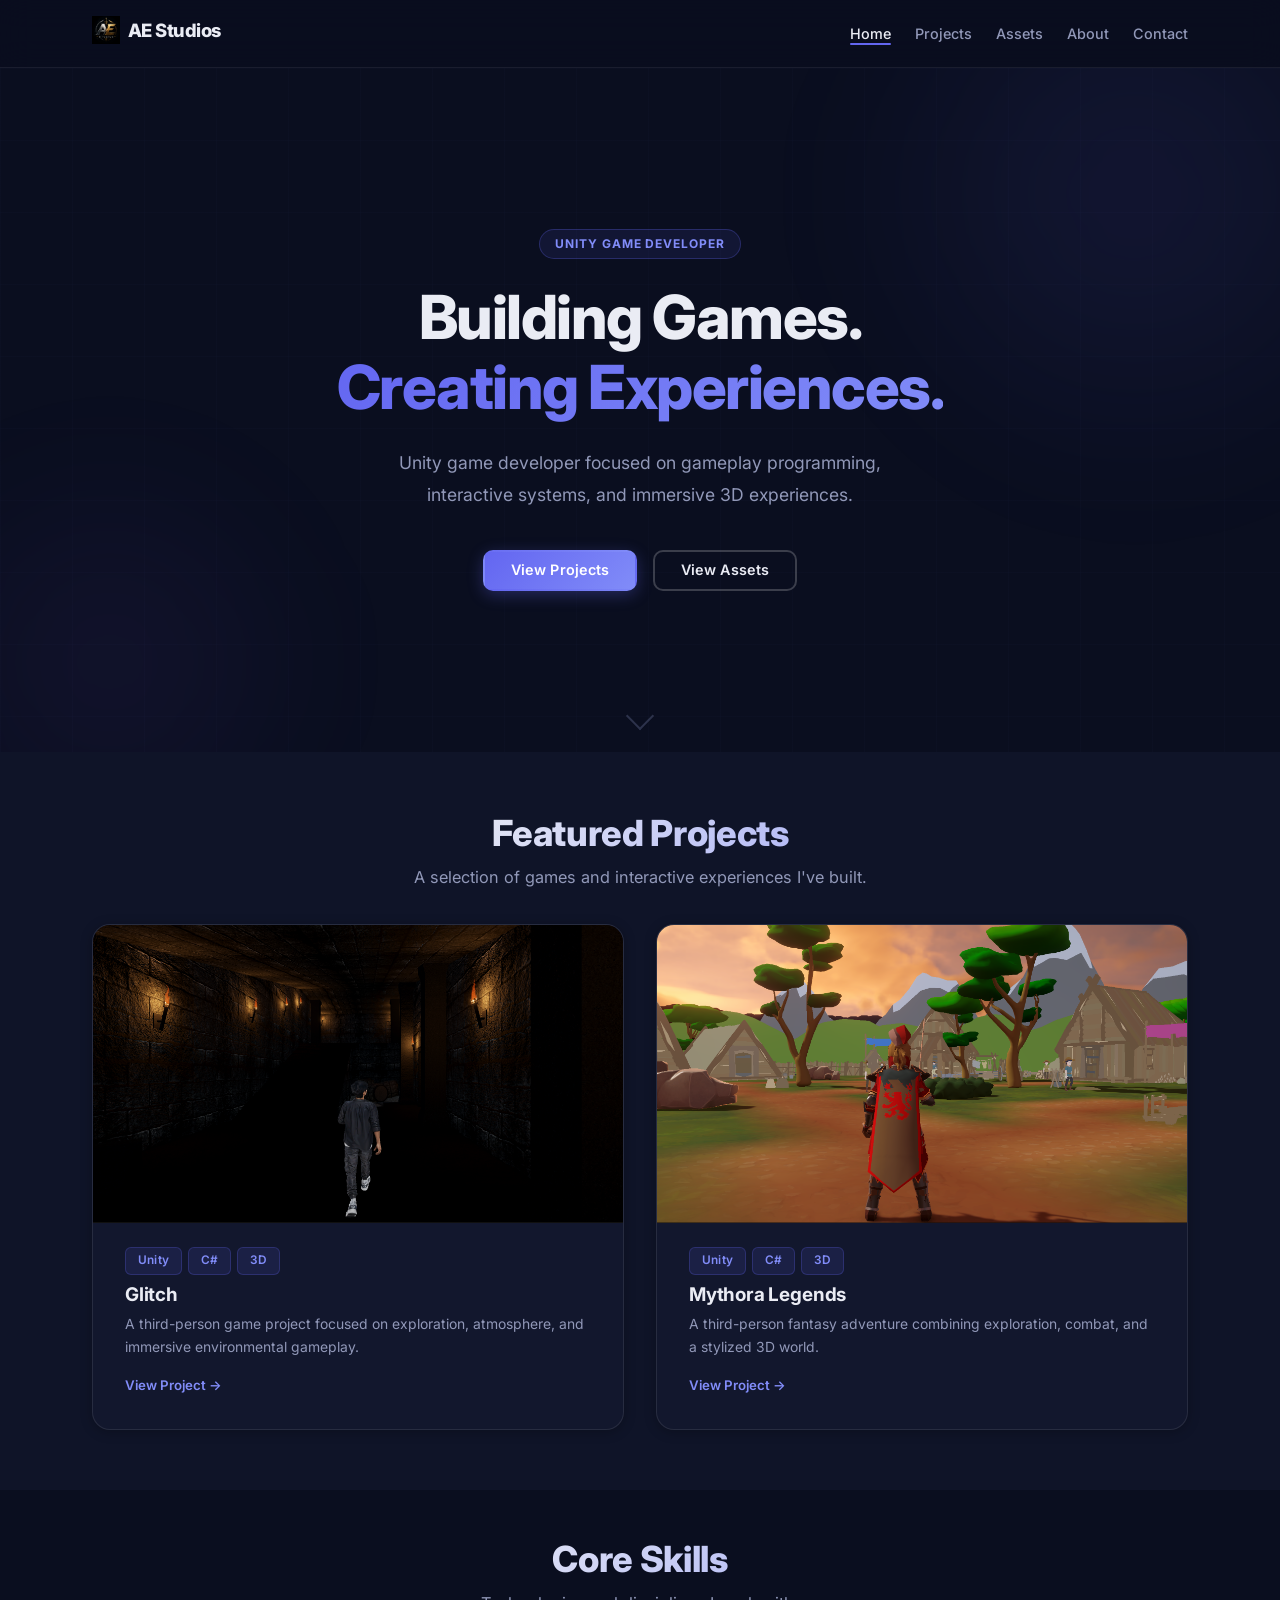
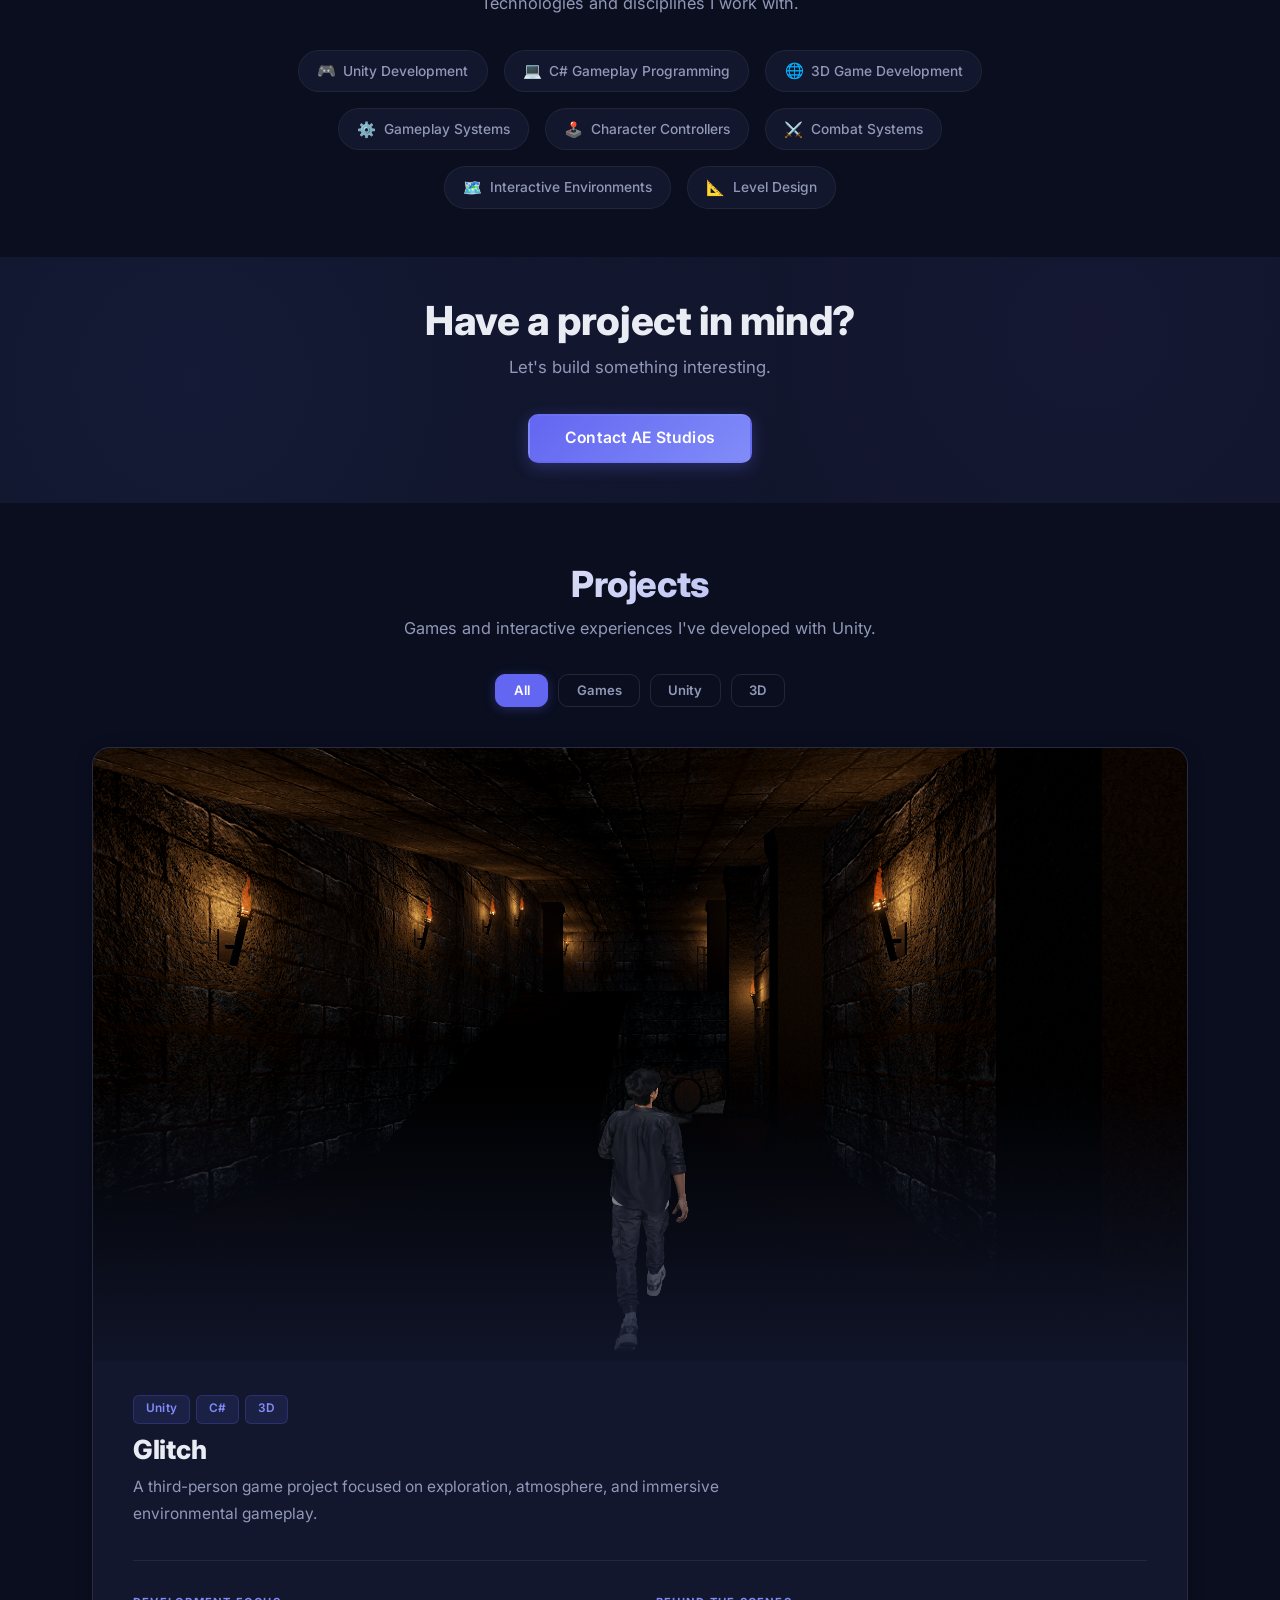
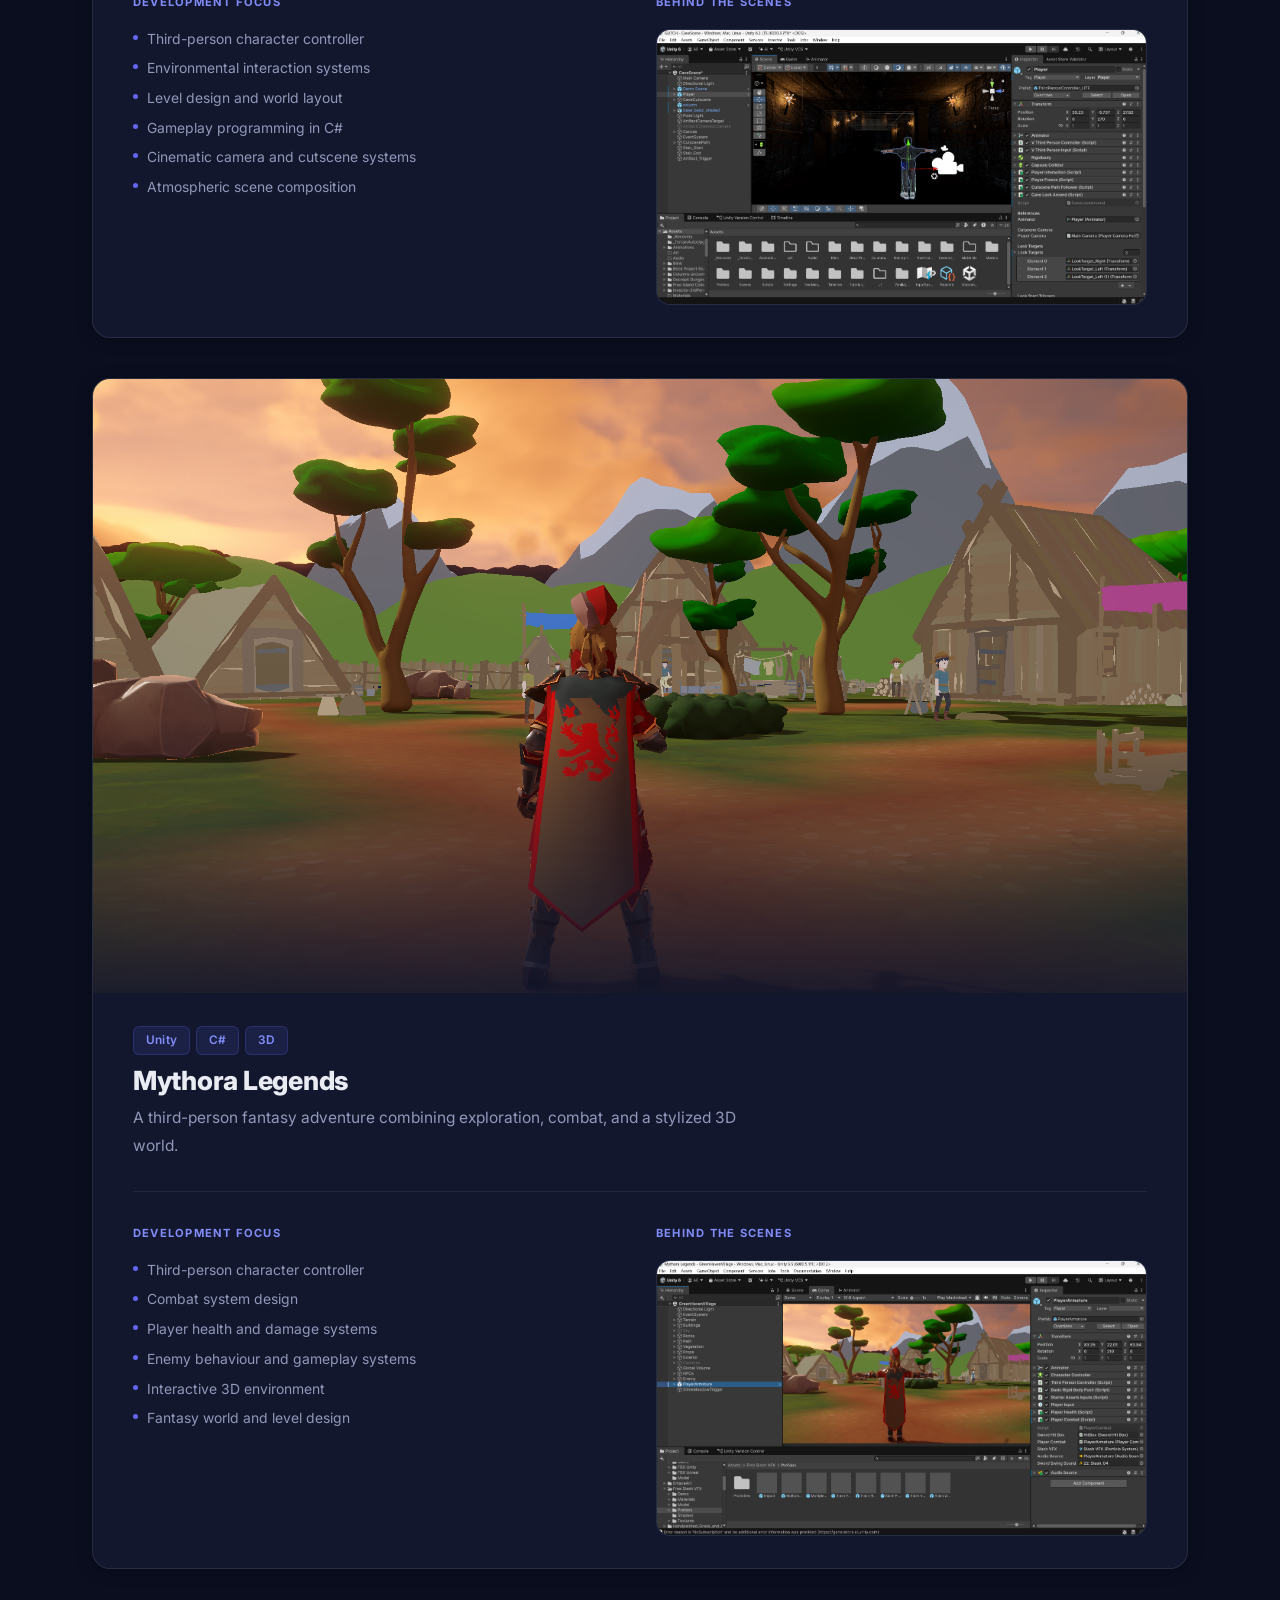
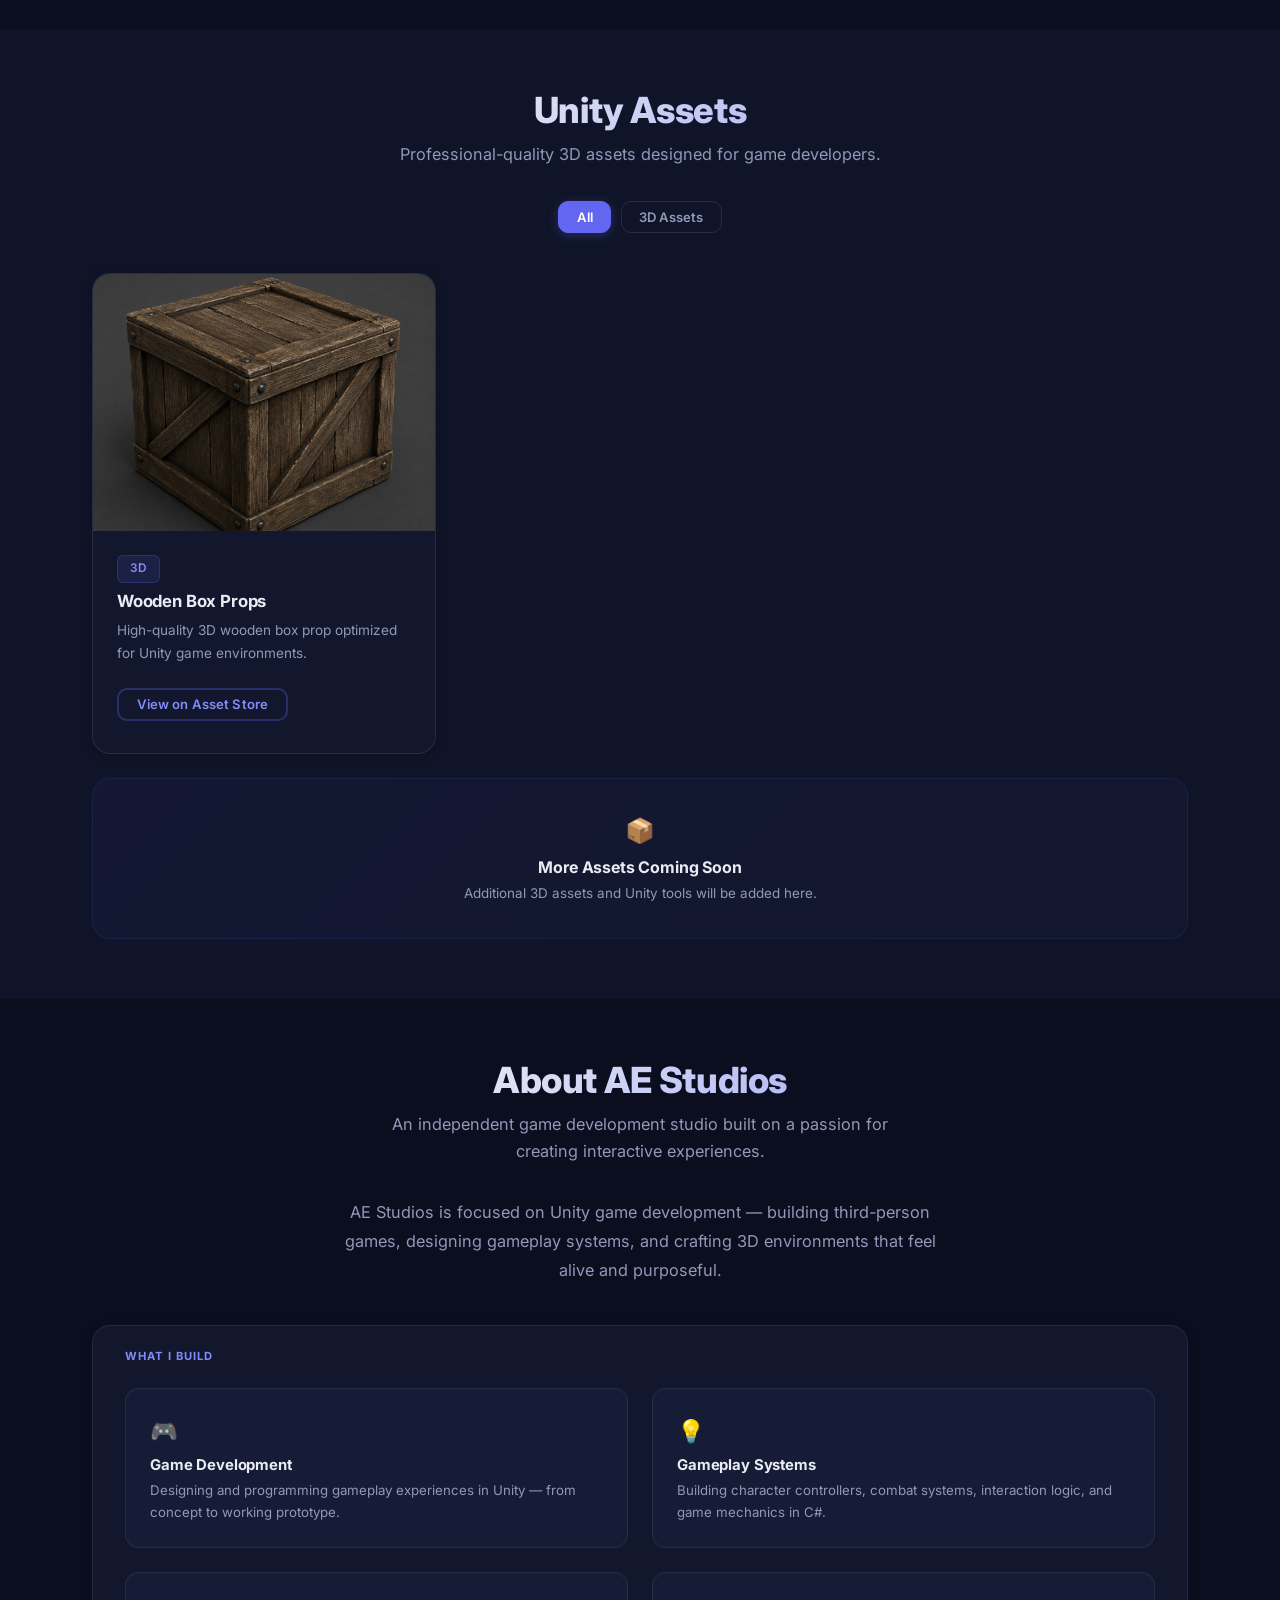
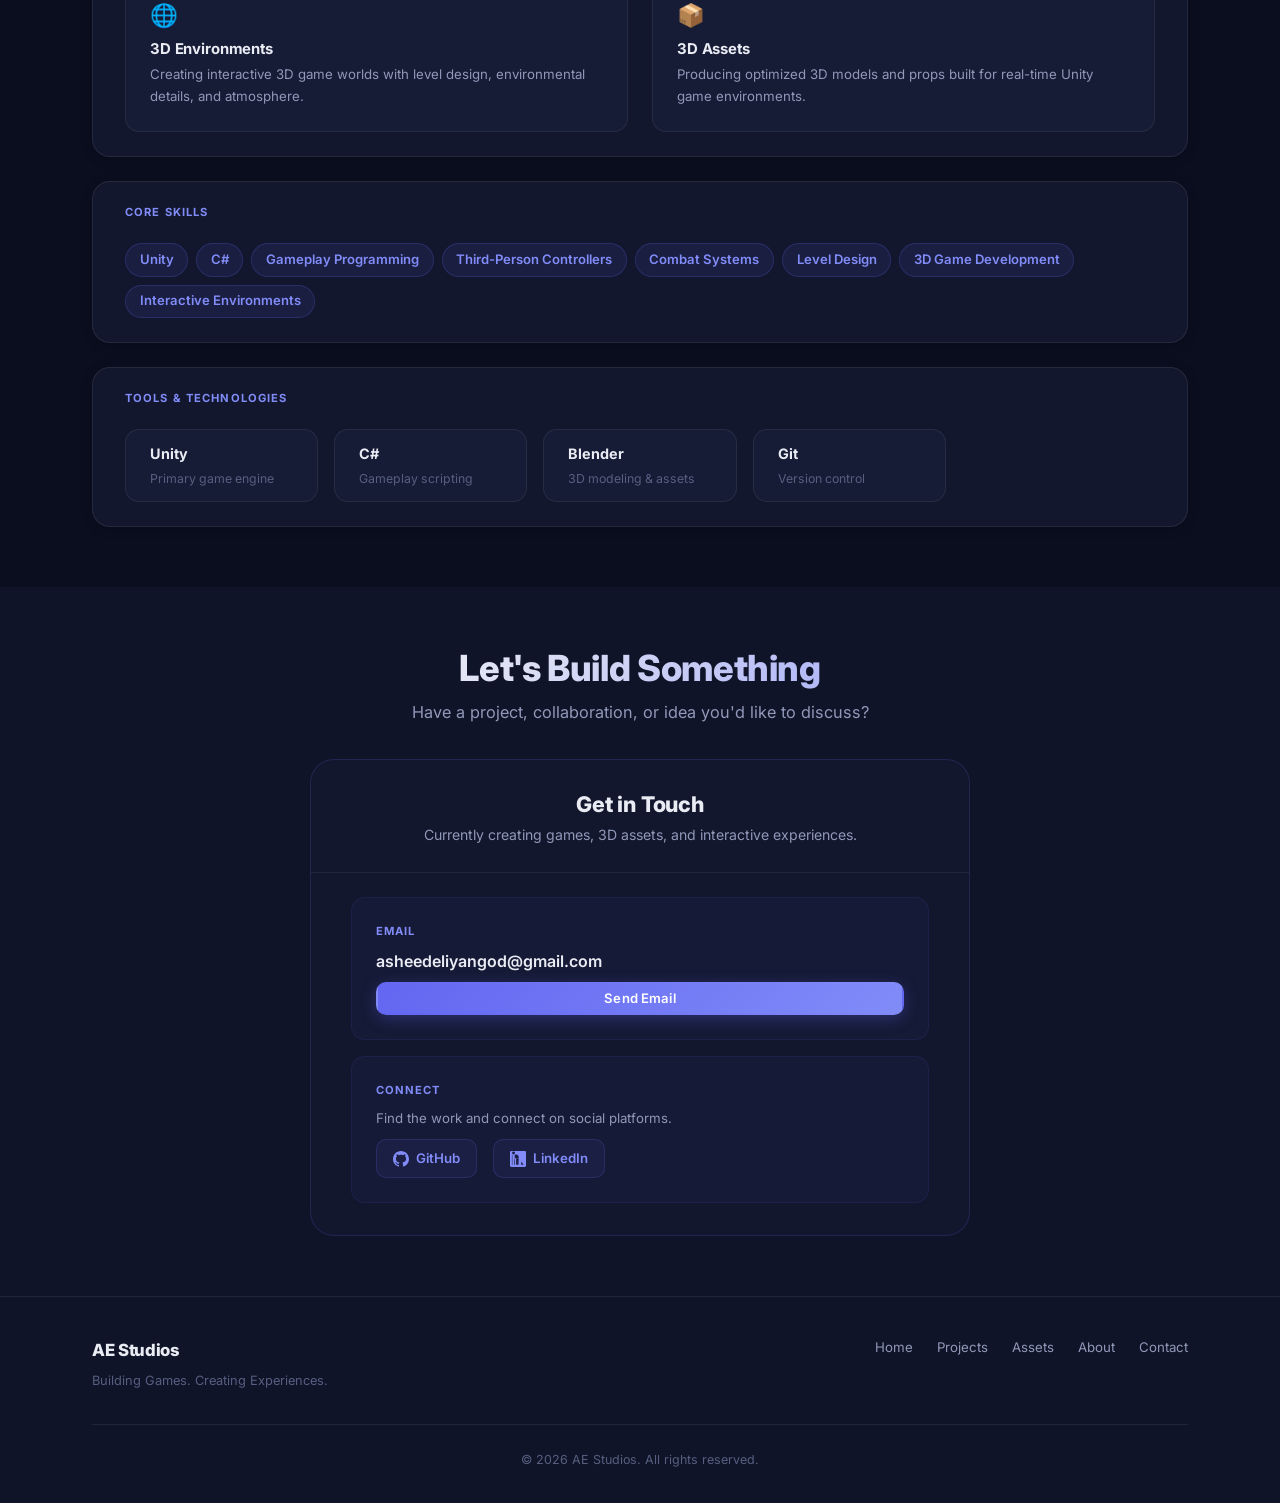
<file: index.html>
<!DOCTYPE html>
<html lang="en">
<head>
    <meta charset="UTF-8">
    <meta name="viewport" content="width=device-width, initial-scale=1.0">
    <meta name="description" content="AE Studios — Unity game developer focused on gameplay programming, 3D game development, and immersive interactive experiences.">
    <meta name="keywords" content="Unity game development, C# gameplay programming, 3D games, indie game developer, AE Studios">
    <meta name="theme-color" content="#0a0e1f">
    <meta name="color-scheme" content="dark">

    <!-- Open Graph -->
    <meta property="og:title" content="AE Studios — Game Developer Portfolio">
    <meta property="og:description" content="Unity game developer focused on gameplay programming, interactive systems, and immersive 3D experiences.">
    <meta property="og:type" content="website">

    <!-- Favicon -->
    <link rel="icon" type="image/png" href="assets/AEStudios favicon.png">

    <title>AE Studios — Game Developer Portfolio</title>

    <!-- Google Fonts -->
    <link rel="preconnect" href="https://fonts.googleapis.com">
    <link rel="preconnect" href="https://fonts.gstatic.com" crossorigin>
    <link href="https://fonts.googleapis.com/css2?family=Inter:wght@400;500;600;700;800&display=swap" rel="stylesheet">

    <link rel="stylesheet" href="style.css">
</head>
<body>

    <!-- Navigation -->
    <nav class="navbar" id="navbar">
        <div class="navbar-container">
            <div class="navbar-brand">
                <a href="#home" class="logo">
                    <img src="assets/AEStudios.png" alt="AE Studios logo" class="logo-img">
                    AE Studios
                </a>
            </div>

            <button class="hamburger" aria-label="Toggle navigation menu" aria-expanded="false" id="hamburger">
                <span class="hamburger-line"></span>
                <span class="hamburger-line"></span>
                <span class="hamburger-line"></span>
            </button>

            <ul class="nav-menu" id="navMenu">
                <li><a href="#home"     class="nav-link" data-section="home">Home</a></li>
                <li><a href="#projects" class="nav-link" data-section="projects">Projects</a></li>
                <li><a href="#assets"   class="nav-link" data-section="assets">Assets</a></li>
                <li><a href="#about"    class="nav-link" data-section="about">About</a></li>
                <li><a href="#contact"  class="nav-link" data-section="contact">Contact</a></li>
            </ul>
        </div>
    </nav>

    <!-- ================================================================== -->
    <!-- HERO SECTION                                                         -->
    <!-- ================================================================== -->
    <section id="home" class="hero">
        <div class="hero-bg"></div>
        <div class="hero-content">
            <div class="hero-badge">Unity Game Developer</div>
            <h1 class="hero-title">Building Games.<br><span class="hero-title-accent">Creating Experiences.</span></h1>
            <p class="hero-subtitle">Unity game developer focused on gameplay programming, interactive systems, and immersive 3D experiences.</p>
            <div class="hero-buttons">
                <a href="#projects" class="btn btn-primary" id="heroViewProjects">View Projects</a>
                <a href="#assets"   class="btn btn-secondary" id="heroViewAssets">View Assets</a>
            </div>
        </div>
        <div class="hero-scroll-hint">
            <span></span>
        </div>
    </section>

    <!-- ================================================================== -->
    <!-- FEATURED PROJECTS (HOME — curated preview)                          -->
    <!-- ================================================================== -->
    <section id="featured" class="featured-section">
        <div class="container">
            <div class="section-header">
                <h2 class="section-title">Featured Projects</h2>
                <p class="section-subtitle">A selection of games and interactive experiences I've built.</p>
            </div>

            <div class="featured-grid">

                <!-- Glitch -->
                <article class="featured-card" id="featured-glitch">
                    <div class="featured-card-image">
                        <img src="assets/Project/Glitch/Glitch.png" alt="Glitch — gameplay screenshot" loading="eager">
                        <div class="featured-card-overlay">
                            <a href="#projects" class="btn btn-primary btn-sm" id="featGlitchBtn">View Project</a>
                        </div>
                    </div>
                    <div class="featured-card-body">
                        <div class="featured-card-meta">
                            <span class="tag">Unity</span>
                            <span class="tag">C#</span>
                            <span class="tag">3D</span>
                        </div>
                        <h3 class="featured-card-title">Glitch</h3>
                        <p class="featured-card-desc">A third-person game project focused on exploration, atmosphere, and immersive environmental gameplay.</p>
                        <a href="#projects" class="featured-card-link" id="featGlitchLink">View Project →</a>
                    </div>
                </article>

                <!-- Mythora Legends -->
                <article class="featured-card" id="featured-mythora">
                    <div class="featured-card-image">
                        <img src="assets/Project/Mythora Legends/Mythora.png" alt="Mythora Legends — gameplay screenshot" loading="eager">
                        <div class="featured-card-overlay">
                            <a href="#projects" class="btn btn-primary btn-sm" id="featMythoraBtn">View Project</a>
                        </div>
                    </div>
                    <div class="featured-card-body">
                        <div class="featured-card-meta">
                            <span class="tag">Unity</span>
                            <span class="tag">C#</span>
                            <span class="tag">3D</span>
                        </div>
                        <h3 class="featured-card-title">Mythora Legends</h3>
                        <p class="featured-card-desc">A third-person fantasy adventure combining exploration, combat, and a stylized 3D world.</p>
                        <a href="#projects" class="featured-card-link" id="featMythoraLink">View Project →</a>
                    </div>
                </article>

            </div>
        </div>
    </section>

    <!-- ================================================================== -->
    <!-- CORE SKILLS                                                          -->
    <!-- ================================================================== -->
    <section class="skills-section">
        <div class="container">
            <div class="section-header">
                <h2 class="section-title">Core Skills</h2>
                <p class="section-subtitle">Technologies and disciplines I work with.</p>
            </div>
            <div class="skills-grid">
                <div class="skill-chip">
                    <span class="skill-icon">🎮</span>
                    <span>Unity Development</span>
                </div>
                <div class="skill-chip">
                    <span class="skill-icon">💻</span>
                    <span>C# Gameplay Programming</span>
                </div>
                <div class="skill-chip">
                    <span class="skill-icon">🌐</span>
                    <span>3D Game Development</span>
                </div>
                <div class="skill-chip">
                    <span class="skill-icon">⚙️</span>
                    <span>Gameplay Systems</span>
                </div>
                <div class="skill-chip">
                    <span class="skill-icon">🕹️</span>
                    <span>Character Controllers</span>
                </div>
                <div class="skill-chip">
                    <span class="skill-icon">⚔️</span>
                    <span>Combat Systems</span>
                </div>
                <div class="skill-chip">
                    <span class="skill-icon">🗺️</span>
                    <span>Interactive Environments</span>
                </div>
                <div class="skill-chip">
                    <span class="skill-icon">📐</span>
                    <span>Level Design</span>
                </div>
            </div>
        </div>
    </section>

    <!-- ================================================================== -->
    <!-- HOME CTA                                                             -->
    <!-- ================================================================== -->
    <section class="home-cta">
        <div class="container">
            <div class="home-cta-inner">
                <h2 class="home-cta-title">Have a project in mind?</h2>
                <p class="home-cta-sub">Let's build something interesting.</p>
                <a href="#contact" class="btn btn-primary btn-lg" id="homeCtaBtn">Contact AE Studios</a>
            </div>
        </div>
    </section>

    <!-- ================================================================== -->
    <!-- PROJECTS PAGE SECTION — detailed full portfolio                     -->
    <!-- ================================================================== -->
    <section id="projects" class="projects-section">
        <div class="container">
            <div class="section-header">
                <h2 class="section-title">Projects</h2>
                <p class="section-subtitle">Games and interactive experiences I've developed with Unity.</p>
            </div>

            <!-- Filters -->
            <div class="projects-filters" id="projectFilters">
                <button class="filter-btn active" data-filter="all"   id="filterAll">All</button>
                <button class="filter-btn"         data-filter="games" id="filterGames">Games</button>
                <button class="filter-btn"         data-filter="unity" id="filterUnity">Unity</button>
                <button class="filter-btn"         data-filter="3d"    id="filter3d">3D</button>
            </div>

            <!-- Detailed Project Cards rendered by JS -->
            <div class="detailed-projects-list" id="detailedProjectsList"></div>
        </div>
    </section>

    <!-- ================================================================== -->
    <!-- ASSETS SECTION                                                       -->
    <!-- ================================================================== -->
    <section id="assets" class="assets-section">
        <div class="container">
            <div class="section-header">
                <h2 class="section-title">Unity Assets</h2>
                <p class="section-subtitle">Professional-quality 3D assets designed for game developers.</p>
            </div>

            <!-- Asset Filters -->
            <div class="assets-filters" id="assetFilters">
                <button class="filter-btn active" data-filter="all"       id="assetFilterAll">All</button>
                <button class="filter-btn"         data-filter="3d-assets" id="assetFilter3d">3D Assets</button>
            </div>

            <!-- Asset grid rendered by JS -->
            <div class="assets-grid" id="assetsGrid"></div>

            <!-- Coming Soon -->
            <div class="assets-coming-soon">
                <div class="coming-soon-inner">
                    <span class="coming-soon-icon">📦</span>
                    <h3 class="coming-soon-title">More Assets Coming Soon</h3>
                    <p class="coming-soon-text">Additional 3D assets and Unity tools will be added here.</p>
                </div>
            </div>
        </div>
    </section>

    <!-- ================================================================== -->
    <!-- ABOUT SECTION                                                        -->
    <!-- ================================================================== -->
    <section id="about" class="about-section">
        <div class="container">
            <div class="section-header">
                <h2 class="section-title">About AE Studios</h2>
                <p class="section-subtitle">An independent game development studio built on a passion for creating interactive experiences.</p>
            </div>

            <div class="about-layout">

                <!-- Intro -->
                <div class="about-intro-block">
                    <p class="about-lead">AE Studios is focused on Unity game development — building third-person games, designing gameplay systems, and crafting 3D environments that feel alive and purposeful.</p>
                </div>

                <!-- What I Build -->
                <div class="about-block">
                    <h3 class="about-block-title">What I Build</h3>
                    <div class="about-cards-grid">
                        <div class="about-info-card">
                            <div class="about-card-icon">🎮</div>
                            <h4>Game Development</h4>
                            <p>Designing and programming gameplay experiences in Unity — from concept to working prototype.</p>
                        </div>
                        <div class="about-info-card">
                            <div class="about-card-icon">💡</div>
                            <h4>Gameplay Systems</h4>
                            <p>Building character controllers, combat systems, interaction logic, and game mechanics in C#.</p>
                        </div>
                        <div class="about-info-card">
                            <div class="about-card-icon">🌐</div>
                            <h4>3D Environments</h4>
                            <p>Creating interactive 3D game worlds with level design, environmental details, and atmosphere.</p>
                        </div>
                        <div class="about-info-card">
                            <div class="about-card-icon">📦</div>
                            <h4>3D Assets</h4>
                            <p>Producing optimized 3D models and props built for real-time Unity game environments.</p>
                        </div>
                    </div>
                </div>

                <!-- Core Skills -->
                <div class="about-block">
                    <h3 class="about-block-title">Core Skills</h3>
                    <div class="skills-list">
                        <span class="skill-tag">Unity</span>
                        <span class="skill-tag">C#</span>
                        <span class="skill-tag">Gameplay Programming</span>
                        <span class="skill-tag">Third-Person Controllers</span>
                        <span class="skill-tag">Combat Systems</span>
                        <span class="skill-tag">Level Design</span>
                        <span class="skill-tag">3D Game Development</span>
                        <span class="skill-tag">Interactive Environments</span>
                    </div>
                </div>

                <!-- Tools -->
                <div class="about-block">
                    <h3 class="about-block-title">Tools &amp; Technologies</h3>
                    <div class="tools-grid">
                        <div class="tool-item">
                            <span class="tool-name">Unity</span>
                            <span class="tool-desc">Primary game engine</span>
                        </div>
                        <div class="tool-item">
                            <span class="tool-name">C#</span>
                            <span class="tool-desc">Gameplay scripting</span>
                        </div>
                        <div class="tool-item">
                            <span class="tool-name">Blender</span>
                            <span class="tool-desc">3D modeling &amp; assets</span>
                        </div>
                        <div class="tool-item">
                            <span class="tool-name">Git</span>
                            <span class="tool-desc">Version control</span>
                        </div>
                    </div>
                </div>

            </div>
        </div>
    </section>

    <!-- ================================================================== -->
    <!-- CONTACT SECTION                                                      -->
    <!-- ================================================================== -->
    <section id="contact" class="contact-section">
        <div class="container">
            <div class="section-header">
                <h2 class="section-title">Let's Build Something</h2>
                <p class="section-subtitle">Have a project, collaboration, or idea you'd like to discuss?</p>
            </div>

            <div class="contact-layout">
                <div class="contact-card">
                    <div class="contact-card-header">
                        <h3 class="contact-card-title">Get in Touch</h3>
                        <p class="contact-card-desc">Currently creating games, 3D assets, and interactive experiences.</p>
                    </div>
                    <div class="contact-methods">
                        <div class="contact-method">
                            <span class="contact-method-label">Email</span>
                            <span class="contact-method-value">asheedeliyangod@gmail.com</span>
                            <a href="mailto:asheedeliyangod@gmail.com" class="btn btn-primary btn-sm" id="contactEmailBtn">Send Email</a>
                        </div>
                        <div class="contact-method">
                            <span class="contact-method-label">Connect</span>
                            <p class="contact-method-sub">Find the work and connect on social platforms.</p>
                            <div class="social-links">
                                <a href="https://github.com/AsheedEliyangod" class="social-link" aria-label="GitHub" id="socialGithub" target="_blank" rel="noopener noreferrer">
                                    <svg viewBox="0 0 24 24" xmlns="http://www.w3.org/2000/svg" aria-hidden="true" fill="currentColor"><path d="M12 0C5.37 0 0 5.37 0 12c0 5.3 3.438 9.8 8.205 11.385.6.113.82-.261.82-.577 0-.285-.01-1.04-.015-2.04-3.338.724-4.042-1.61-4.042-1.61-.546-1.385-1.335-1.755-1.335-1.755-1.087-.744.084-.729.084-.729 1.205.084 1.838 1.236 1.838 1.236 1.07 1.835 2.809 1.305 3.495.998.108-.776.417-1.305.76-1.605-2.665-.3-5.466-1.332-5.466-5.93 0-1.31.465-2.38 1.235-3.22-.135-.303-.54-1.523.105-3.176 0 0 1.005-.322 3.3 1.23.96-.267 1.98-.399 3-.405 1.02.006 2.04.138 3 .405 2.28-1.552 3.285-1.23 3.285-1.23.645 1.653.24 2.873.12 3.176.765.84 1.23 1.91 1.23 3.22 0 4.61-2.805 5.625-5.475 5.92.42.36.81 1.096.81 2.22 0 1.605-.015 2.896-.015 3.286 0 .315.21.69.825.57C20.565 21.795 24 17.295 24 12c0-6.63-5.37-12-12-12"/></svg>
                                    GitHub
                                </a>
                                <a href="https://www.linkedin.com/in/asheed-eliyangod-79802b350/" class="social-link" aria-label="LinkedIn" id="socialLinkedin" target="_blank" rel="noopener noreferrer">
                                    <svg viewBox="0 0 24 24" xmlns="http://www.w3.org/2000/svg" aria-hidden="true" fill="currentColor"><path d="M20.447 20.452h-3.554v-5.569c0-1.328-.475-2.236-1.986-2.236-1.081 0-1.722.722-2.004 1.418-.103.249-.129.597-.129.946v5.441h-3.554s.05-8.814 0-9.737h3.554v1.378c-.429-.686-1.195-1.662-2.91-1.662-2.12 0-3.714 1.388-3.714 4.372v5.649H2.896V5.934h3.554v.842c.429-.686 1.195-1.662 2.91-1.662 2.12 0 3.714 1.388 3.714 4.372v5.649h3.373zM5.337 5.09c-1.144 0-2.093-.947-2.093-2.11 0-1.163.95-2.11 2.093-2.11s2.093.947 2.093 2.11c0 1.163-.95 2.11-2.093 2.11zm1.778 15.362H3.56V5.934h3.555v14.518zM22.225 0H1.771C.792 0 0 .774 0 1.729v20.542C0 23.227.792 24 1.771 24h20.451C23.2 24 24 23.227 24 22.271V1.729C24 .774 23.2 0 22.225 0z"/></svg>
                                    LinkedIn
                                </a>
                            </div>
                        </div>
                    </div>
                </div>
            </div>
        </div>
    </section>

    <!-- Footer -->
    <footer class="footer">
        <div class="container">
            <div class="footer-inner">
                <div class="footer-brand">
                    <span class="footer-logo">AE Studios</span>
                    <p class="footer-tagline">Building Games. Creating Experiences.</p>
                </div>
                <nav class="footer-nav" aria-label="Footer navigation">
                    <a href="#home">Home</a>
                    <a href="#projects">Projects</a>
                    <a href="#assets">Assets</a>
                    <a href="#about">About</a>
                    <a href="#contact">Contact</a>
                </nav>
            </div>
            <div class="footer-bottom">
                <p>&copy; 2026 AE Studios. All rights reserved.</p>
            </div>
        </div>
    </footer>

    <script src="script.js"></script>
</body>
</html>
</file>
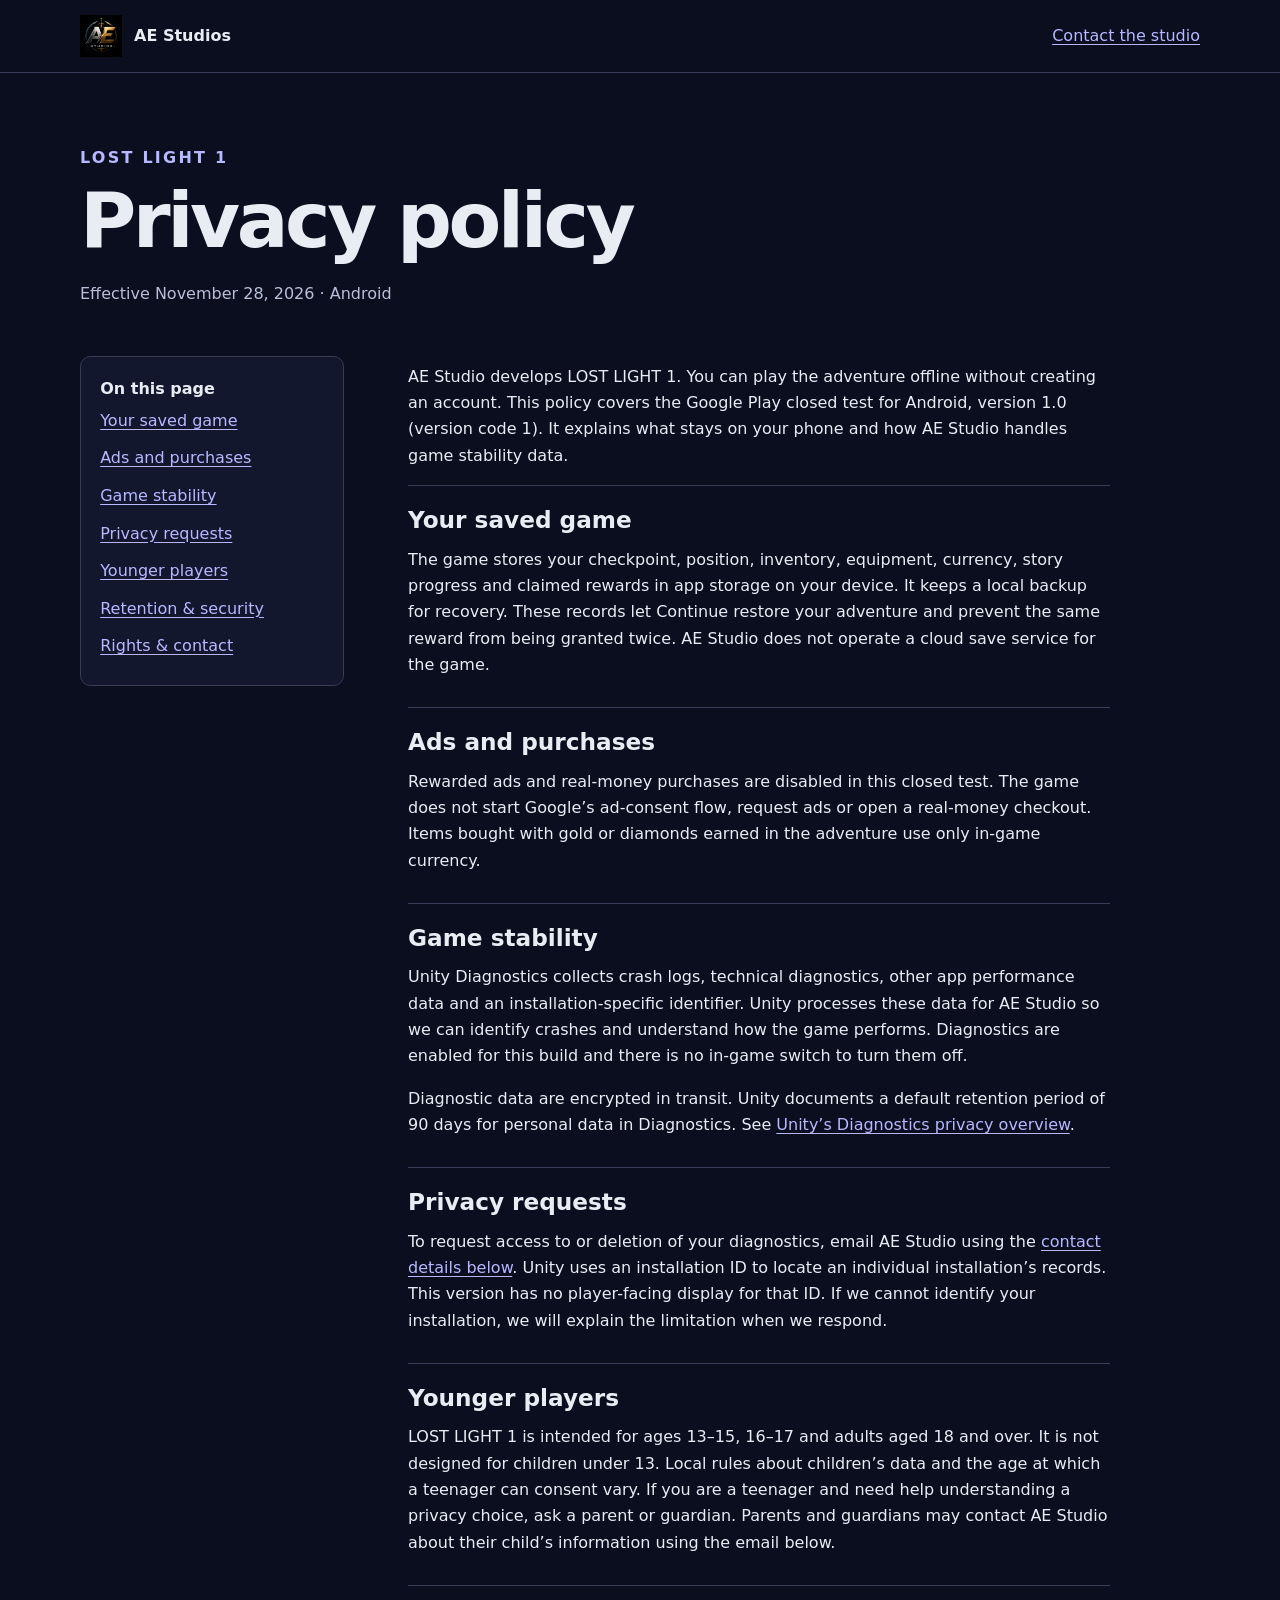
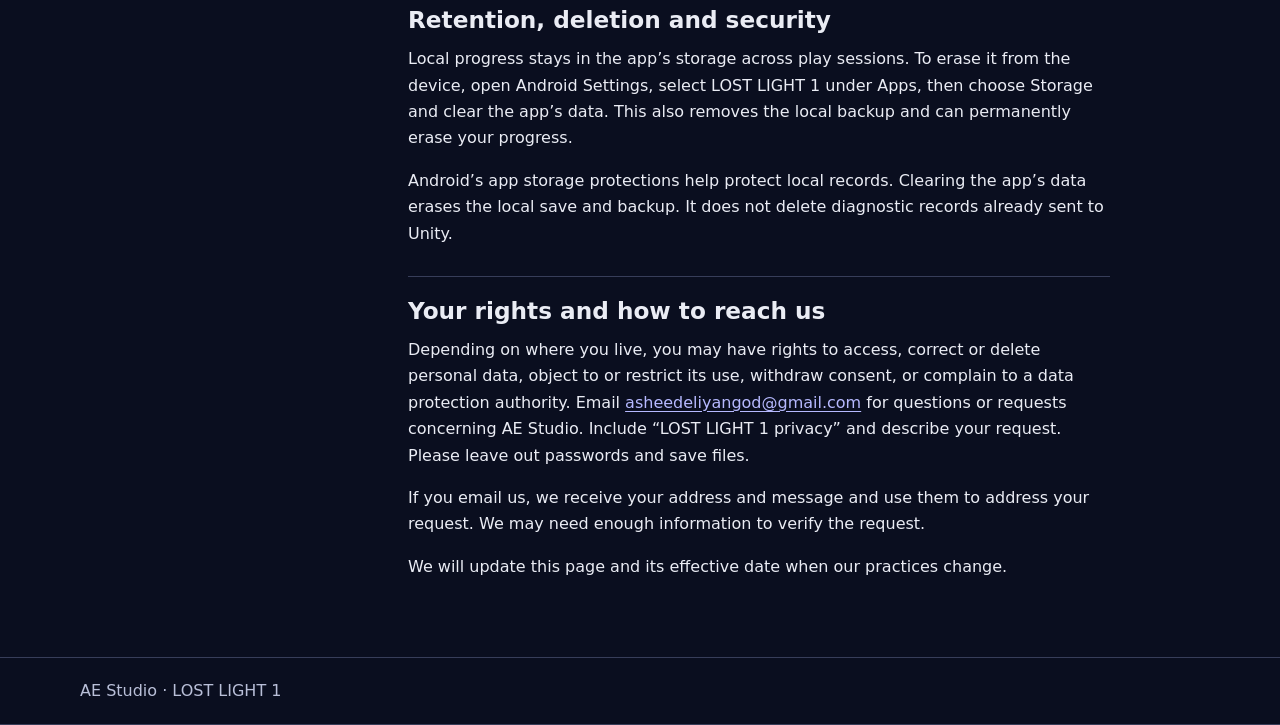
<file: privacy-policy.html>
<!doctype html>
<html lang="en">
<head>
<meta charset="utf-8"><meta name="viewport" content="width=device-width, initial-scale=1">
<meta name="theme-color" content="#0a0e1f"><meta name="description" content="How AE Studio’s LOST LIGHT 1 handles saved games, Unity Diagnostics and privacy requests on Android.">
<title>LOST LIGHT 1 Privacy Policy · AE Studios</title>
<style>
:root{color-scheme:dark;--bg:#0a0e1f;--card:#12172d;--ink:#eaecf4;--sub:#b9bfd8;--line:#373d59;--link:#b6b9ff}
*{box-sizing:border-box}html{scroll-padding-top:1rem}body{margin:0;background:var(--bg);color:var(--ink);font:1rem/1.65 Inter,system-ui,sans-serif}a{color:var(--link);text-underline-offset:.2em;overflow-wrap:anywhere}a:focus-visible{outline:3px solid #b6b9ff;outline-offset:4px}.wrap{width:min(70rem,92%);margin:auto}header,footer{border-block-end:1px solid var(--line)}.bar{min-height:4.5rem;display:flex;align-items:center;justify-content:space-between;gap:1rem}.brand{display:inline-flex;align-items:center;gap:.75rem;color:var(--ink);font-weight:650;text-decoration:none}.brand img{object-fit:contain}.hero{padding:clamp(2rem,6vw,4.5rem) 0 2rem}.game{letter-spacing:.14em;color:var(--link);font-weight:650;margin:0}h1,h2{line-height:1.15;text-wrap:balance}h1{font-size:clamp(2.5rem,7vw,4.8rem);margin:.35rem 0 1rem;letter-spacing:-.045em}.date{color:var(--sub)}.grid{display:grid;grid-template-columns:minmax(12rem,1fr) minmax(0,3fr);gap:clamp(1.5rem,5vw,5rem);align-items:start;padding-bottom:3rem}nav{padding:1.2rem;background:var(--card);border:1px solid var(--line);border-radius:.65rem}nav a{display:block;padding:.35rem 0}article{max-width:69ch}section{border-top:1px solid var(--line);padding:1.3rem 0 .8rem}h2{font-size:1.45rem;margin:0 0 .8rem}p{margin:.5rem 0 1rem}li{margin:.45rem 0}footer{border-top:1px solid var(--line);color:var(--sub);padding:1.25rem 0}.skip{position:absolute;left:-999em}.skip:focus{left:1rem;top:1rem;background:var(--bg)}@media(max-width:44rem){.grid{grid-template-columns:1fr}nav{display:flex;flex-wrap:wrap;gap:.25rem 1rem}nav strong{width:100%}.hero{padding-top:2rem}}
</style>
</head><body><a class="skip" href="#policy">Skip to policy</a>
<header><div class="wrap bar"><a class="brand" href="./"><img src="assets/AEStudios.png" alt="" width="42" height="42">AE Studios</a><a href="mailto:asheedeliyangod@gmail.com">Contact the studio</a></div></header>
<main class="wrap"><div class="hero"><p class="game">LOST LIGHT 1</p><h1>Privacy policy</h1><p class="date">Effective <time datetime="2026-11-28">November 28, 2026</time> · Android</p></div>
<div class="grid"><nav aria-label="Policy sections"><strong>On this page</strong><a href="#device">Your saved game</a><a href="#ads">Ads and purchases</a><a href="#engine">Game stability</a><a href="#choices">Privacy requests</a><a href="#teens">Younger players</a><a href="#retention">Retention &amp; security</a><a href="#rights">Rights &amp; contact</a></nav>
<article id="policy"><p>AE Studio develops LOST LIGHT 1. You can play the adventure offline without creating an account. This policy covers the Google Play closed test for Android, version 1.0 (version code 1). It explains what stays on your phone and how AE Studio handles game stability data.</p>
<section id="device"><h2>Your saved game</h2><p>The game stores your checkpoint, position, inventory, equipment, currency, story progress and claimed rewards in app storage on your device. It keeps a local backup for recovery. These records let Continue restore your adventure and prevent the same reward from being granted twice. AE Studio does not operate a cloud save service for the game.</p></section>
<section id="ads"><h2>Ads and purchases</h2><p>Rewarded ads and real-money purchases are disabled in this closed test. The game does not start Google’s ad-consent flow, request ads or open a real-money checkout. Items bought with gold or diamonds earned in the adventure use only in-game currency.</p></section>
<section id="engine"><h2>Game stability</h2><p>Unity Diagnostics collects crash logs, technical diagnostics, other app performance data and an installation-specific identifier. Unity processes these data for AE Studio so we can identify crashes and understand how the game performs. Diagnostics are enabled for this build and there is no in-game switch to turn them off.</p><p>Diagnostic data are encrypted in transit. Unity documents a default retention period of 90 days for personal data in Diagnostics. See <a href="https://docs.unity.com/en-us/cloud/developer-data/privacy-overview">Unity’s Diagnostics privacy overview</a>.</p></section><section id="choices"><h2>Privacy requests</h2><p>To request access to or deletion of your diagnostics, email AE Studio using the <a href="#rights">contact details below</a>. Unity uses an installation ID to locate an individual installation’s records. This version has no player-facing display for that ID. If we cannot identify your installation, we will explain the limitation when we respond.</p></section>
<section id="teens"><h2>Younger players</h2><p>LOST LIGHT 1 is intended for ages 13–15, 16–17 and adults aged 18 and over. It is not designed for children under 13. Local rules about children’s data and the age at which a teenager can consent vary. If you are a teenager and need help understanding a privacy choice, ask a parent or guardian. Parents and guardians may contact AE Studio about their child’s information using the email below.</p></section>
<section id="retention"><h2>Retention, deletion and security</h2><p>Local progress stays in the app’s storage across play sessions. To erase it from the device, open Android Settings, select LOST LIGHT 1 under Apps, then choose Storage and clear the app’s data. This also removes the local backup and can permanently erase your progress.</p><p>Android’s app storage protections help protect local records. Clearing the app’s data erases the local save and backup. It does not delete diagnostic records already sent to Unity.</p></section>
<section id="rights"><h2>Your rights and how to reach us</h2><p>Depending on where you live, you may have rights to access, correct or delete personal data, object to or restrict its use, withdraw consent, or complain to a data protection authority. Email <a href="mailto:asheedeliyangod@gmail.com">asheedeliyangod@gmail.com</a> for questions or requests concerning AE Studio. Include “LOST LIGHT 1 privacy” and describe your request. Please leave out passwords and save files.</p><p>If you email us, we receive your address and message and use them to address your request. We may need enough information to verify the request.</p><p>We will update this page and its effective date when our practices change.</p></section></article></div></main><footer><div class="wrap">AE Studio · LOST LIGHT 1</div></footer></body></html>
</file>
<file: style.css>
/* ============================================================================
   AE STUDIOS — Game Developer Portfolio
   Dark Navy / Purple · Professional · Polished
   ============================================================================ */

/* ============================================================================
   1. CSS CUSTOM PROPERTIES
   ============================================================================ */
:root {
    --bg-primary:    #0a0e1f;
    --bg-secondary:  #0f1428;
    --bg-tertiary:   #161c36;
    --bg-card:       #12172d;

    --text-primary:   #eaecf4;
    --text-secondary: #9198b8;
    --text-muted:     #575f80;

    --accent:       #6366f1;
    --accent-hover: #7c7ff5;
    --accent-light: #818cf8;
    --accent-dim:   rgba(99, 102, 241, 0.16);

    --border:       rgba(255, 255, 255, 0.07);
    --border-hover: rgba(99, 102, 241, 0.40);
    --border-card:  rgba(255, 255, 255, 0.06);

    --sp-xs:  0.5rem;
    --sp-sm:  1rem;
    --sp-md:  1.5rem;
    --sp-lg:  2rem;
    --sp-xl:  2.5rem;
    --sp-2xl: 3.75rem;

    --font: 'Inter', -apple-system, BlinkMacSystemFont, 'Segoe UI', sans-serif;

    --r-sm:  0.375rem;
    --r-md:  0.625rem;
    --r-lg:  0.875rem;
    --r-xl:  1.125rem;
    --r-2xl: 1.5rem;

    --t-fast: 150ms ease;
    --t-base: 260ms ease;
    --t-slow: 420ms ease;
}

@media (prefers-reduced-motion: reduce) {
    *, *::before, *::after {
        animation-duration: 0.01ms !important;
        transition-duration: 0.01ms !important;
    }
}

/* ============================================================================
   2. RESET & BASE
   ============================================================================ */
*, *::before, *::after {
    margin: 0;
    padding: 0;
    box-sizing: border-box;
}

html {
    scroll-behavior: smooth;
    scroll-padding-top: 68px;
}

body {
    font-family: var(--font);
    background-color: var(--bg-primary);
    color: var(--text-primary);
    line-height: 1.65;
    font-size: 1rem;
    -webkit-font-smoothing: antialiased;
    -moz-osx-font-smoothing: grayscale;
    overflow-x: hidden;
}

/* Global img defaults — no height:auto so object-fit works in flex/grid */
img {
    display: block;
    max-width: 100%;
}

a {
    color: var(--accent-light);
    text-decoration: none;
    transition: color var(--t-base);
}
a:hover { color: var(--accent-hover); }

h1, h2, h3, h4, h5 {
    font-weight: 700;
    line-height: 1.2;
    letter-spacing: -0.01em;
    color: var(--text-primary);
}

p {
    color: var(--text-secondary);
    line-height: 1.75;
    margin-bottom: 0;
}

ul { list-style: none; }

/* ============================================================================
   3. LAYOUT
   ============================================================================ */
.container {
    max-width: 1160px;
    margin: 0 auto;
    padding: 0 var(--sp-lg);
}

.section-header {
    text-align: center;
    margin-bottom: 2rem;
}

.section-title {
    font-size: clamp(1.6rem, 4vw, 2.25rem);
    font-weight: 800;
    margin-bottom: 0.55rem;
    background: linear-gradient(135deg, var(--text-primary) 30%, var(--accent-light) 100%);
    -webkit-background-clip: text;
    -webkit-text-fill-color: transparent;
    background-clip: text;
}

.section-subtitle {
    font-size: 1.02rem;
    color: var(--text-secondary);
    max-width: 540px;
    margin: 0 auto;
    line-height: 1.7;
}

/* ============================================================================
   4. NAVIGATION
   ============================================================================ */
.navbar {
    position: sticky;
    top: 0;
    z-index: 1000;
    height: 68px;
    background: rgba(10, 14, 31, 0.85);
    backdrop-filter: blur(16px);
    -webkit-backdrop-filter: blur(16px);
    border-bottom: 1px solid var(--border);
    transition: background var(--t-base), box-shadow var(--t-base);
}

.navbar.scrolled {
    background: rgba(10, 14, 31, 0.97);
    box-shadow: 0 4px 32px rgba(0, 0, 0, 0.35);
}

.navbar-container {
    max-width: 1160px;
    margin: 0 auto;
    padding: 0 var(--sp-lg);
    height: 100%;
    display: flex;
    align-items: center;
    justify-content: space-between;
}

.logo {
    display: inline-flex;
    align-items: center;
    gap: 0.5rem;
    font-size: 1.15rem;
    font-weight: 800;
    letter-spacing: -0.03em;
    color: var(--text-primary);
    transition: color var(--t-base);
}
.logo:hover { color: var(--accent-light); }

.logo-img {
    width: 28px;
    height: 28px;
    object-fit: contain;
    display: block;
    flex-shrink: 0;
}

.nav-menu {
    display: flex;
    gap: var(--sp-md);
    align-items: center;
}

.nav-link {
    color: var(--text-secondary);
    font-size: 0.9rem;
    font-weight: 500;
    position: relative;
    padding-bottom: 3px;
    transition: color var(--t-base);
}

.nav-link::after {
    content: '';
    position: absolute;
    bottom: 0; left: 0;
    width: 0;
    height: 2px;
    background: var(--accent);
    border-radius: 2px;
    transition: width var(--t-base);
}

.nav-link:hover,
.nav-link.active { color: var(--text-primary); }

.nav-link:hover::after,
.nav-link.active::after { width: 100%; }

/* Hamburger */
.hamburger {
    display: none;
    flex-direction: column;
    justify-content: center;
    gap: 5px;
    background: none;
    border: none;
    cursor: pointer;
    padding: 8px;
}

.hamburger-line {
    display: block;
    width: 22px;
    height: 2px;
    background: var(--text-primary);
    border-radius: 2px;
    transition: all var(--t-base);
}

.hamburger.active .hamburger-line:nth-child(1) { transform: rotate(45deg) translate(5px, 5px); }
.hamburger.active .hamburger-line:nth-child(2) { opacity: 0; }
.hamburger.active .hamburger-line:nth-child(3) { transform: rotate(-45deg) translate(5px, -5px); }

@media (max-width: 768px) {
    .hamburger { display: flex; }

    .nav-menu {
        position: fixed;
        top: 68px;
        left: 0; right: 0;
        flex-direction: column;
        align-items: stretch;
        background: var(--bg-secondary);
        border-bottom: 1px solid var(--border);
        gap: 0;
        max-height: 0;
        overflow: hidden;
        transition: max-height var(--t-slow);
        z-index: 999;
    }

    .nav-menu.active { max-height: 400px; }

    .nav-menu li { border-bottom: 1px solid var(--border); }

    .nav-link {
        display: block;
        padding: var(--sp-md) var(--sp-lg);
        font-size: 1rem;
    }

    .nav-link::after { display: none; }
}

/* ============================================================================
   5. BUTTONS
   ============================================================================ */
.btn {
    display: inline-flex;
    align-items: center;
    justify-content: center;
    gap: 0.4rem;
    padding: 0.72rem 1.6rem;
    font-family: var(--font);
    font-size: 0.9rem;
    font-weight: 600;
    border-radius: var(--r-md);
    border: 2px solid transparent;
    cursor: pointer;
    text-decoration: none;
    transition: all var(--t-base);
    white-space: nowrap;
    line-height: 1;
    letter-spacing: 0.01em;
}

.btn-primary {
    background: linear-gradient(135deg, var(--accent), var(--accent-light));
    color: #fff;
    box-shadow: 0 4px 16px rgba(99, 102, 241, 0.3);
}
.btn-primary:hover {
    background: linear-gradient(135deg, var(--accent-hover), var(--accent));
    color: #fff;
    box-shadow: 0 6px 24px rgba(99, 102, 241, 0.42);
    transform: translateY(-2px);
}

.btn-secondary {
    background: transparent;
    color: var(--text-primary);
    border-color: rgba(255, 255, 255, 0.2);
}
.btn-secondary:hover {
    border-color: var(--accent);
    color: var(--accent-light);
    background: rgba(99, 102, 241, 0.08);
    transform: translateY(-2px);
}

.btn-ghost {
    background: transparent;
    color: var(--accent-light);
    border-color: rgba(99, 102, 241, 0.3);
}
.btn-ghost:hover {
    background: var(--accent-dim);
    border-color: var(--accent);
    color: var(--accent-light);
}

.btn-sm {
    padding: 0.48rem 1.1rem;
    font-size: 0.82rem;
}

.btn-lg {
    padding: 0.9rem 2.2rem;
    font-size: 0.98rem;
}

/* ============================================================================
   6. TAGS
   ============================================================================ */
.tag {
    display: inline-block;
    padding: 0.22rem 0.72rem;
    font-size: 0.74rem;
    font-weight: 600;
    color: var(--accent-light);
    background: rgba(99, 102, 241, 0.12);
    border: 1px solid rgba(99, 102, 241, 0.24);
    border-radius: var(--r-sm);
    letter-spacing: 0.03em;
    white-space: nowrap;
}

/* ============================================================================
   7. HERO SECTION
   ============================================================================ */
.hero {
    position: relative;
    min-height: 76vh;
    display: flex;
    align-items: center;
    justify-content: center;
    overflow: hidden;
}

/* Subtle grid overlay */
.hero::before {
    content: '';
    position: absolute;
    inset: 0;
    background-image:
        linear-gradient(rgba(99, 102, 241, 0.018) 1px, transparent 1px),
        linear-gradient(90deg, rgba(99, 102, 241, 0.018) 1px, transparent 1px);
    background-size: 72px 72px;
    pointer-events: none;
    z-index: 0;
}

/* Ambient glow orbs */
.hero-bg {
    position: absolute;
    inset: 0;
    pointer-events: none;
    z-index: 0;
}

.hero-bg::before {
    content: '';
    position: absolute;
    width: 650px;
    height: 650px;
    background: radial-gradient(circle, rgba(99, 102, 241, 0.1) 0%, transparent 68%);
    top: -200px; right: -180px;
    border-radius: 50%;
    filter: blur(55px);
    animation: orbDrift 22s ease-in-out infinite;
}

.hero-bg::after {
    content: '';
    position: absolute;
    width: 480px;
    height: 480px;
    background: radial-gradient(circle, rgba(139, 92, 246, 0.07) 0%, transparent 68%);
    bottom: -150px; left: -130px;
    border-radius: 50%;
    filter: blur(55px);
    animation: orbDrift 30s ease-in-out infinite reverse;
}

@keyframes orbDrift {
    0%, 100% { transform: translate(0, 0); }
    50%       { transform: translate(20px, -20px); }
}

.hero-content {
    position: relative;
    z-index: 2;
    text-align: center;
    max-width: 740px;
    margin: 0 auto;
    padding: var(--sp-xl) var(--sp-lg);
}

.hero-badge {
    display: inline-block;
    padding: 0.28rem 0.95rem;
    background: rgba(99, 102, 241, 0.1);
    border: 1px solid rgba(99, 102, 241, 0.28);
    border-radius: 100px;
    font-size: 0.75rem;
    font-weight: 700;
    color: var(--accent-light);
    letter-spacing: 0.08em;
    text-transform: uppercase;
    margin-bottom: var(--sp-md);
    animation: fadeUp 0.55s ease both;
}

.hero-title {
    font-size: clamp(2.2rem, 7vw, 3.8rem);
    font-weight: 800;
    line-height: 1.15;
    letter-spacing: -0.025em;
    color: var(--text-primary);
    margin-bottom: var(--sp-md);
    animation: fadeUp 0.6s 0.1s ease both;
}

.hero-title-accent {
    background: linear-gradient(135deg, var(--accent) 0%, var(--accent-light) 100%);
    -webkit-background-clip: text;
    -webkit-text-fill-color: transparent;
    background-clip: text;
}

.hero-subtitle {
    font-size: clamp(0.95rem, 2vw, 1.1rem);
    color: var(--text-secondary);
    max-width: 520px;
    margin: 0 auto var(--sp-xl);
    line-height: 1.78;
    animation: fadeUp 0.6s 0.2s ease both;
}

.hero-buttons {
    display: flex;
    gap: var(--sp-sm);
    justify-content: center;
    flex-wrap: wrap;
    animation: fadeUp 0.6s 0.3s ease both;
}

/* Scroll caret */
.hero-scroll-hint {
    position: absolute;
    bottom: 26px;
    left: 50%;
    transform: translateX(-50%);
    z-index: 2;
}

.hero-scroll-hint span {
    display: block;
    width: 20px;
    height: 20px;
    border-right: 2px solid var(--text-muted);
    border-bottom: 2px solid var(--text-muted);
    transform: rotate(45deg);
    animation: caretBounce 1.8s ease-in-out infinite;
    opacity: 0.45;
}

@keyframes caretBounce {
    0%, 100% { transform: rotate(45deg) translate(0, 0); opacity: 0.45; }
    50%       { transform: rotate(45deg) translate(4px, 4px); opacity: 0.2; }
}

@keyframes fadeUp {
    from { opacity: 0; transform: translateY(18px); }
    to   { opacity: 1; transform: translateY(0); }
}

@media (max-width: 768px) {
    .hero { min-height: auto; padding: 4.5rem 0 3rem; }
    .hero-scroll-hint { display: none; }
    .hero-buttons { flex-direction: column; align-items: center; }
    .hero-buttons .btn { width: 100%; max-width: 280px; }
}

/* ============================================================================
   8. FEATURED PROJECTS SECTION (Home — curated preview)
   ============================================================================ */
.featured-section {
    background: var(--bg-secondary);
    padding: var(--sp-2xl) 0;
}

.featured-grid {
    display: grid;
    grid-template-columns: repeat(2, 1fr);
    gap: var(--sp-lg);
}

/* Card */
.featured-card {
    background: var(--bg-card);
    border: 1px solid rgba(255, 255, 255, 0.09);
    border-radius: var(--r-xl);
    overflow: hidden;
    display: flex;
    flex-direction: column;
    transition: transform var(--t-base), border-color var(--t-base), box-shadow var(--t-base);
    box-shadow: 0 2px 12px rgba(0, 0, 0, 0.25);
}

.featured-card:hover {
    transform: translateY(-6px);
    border-color: rgba(99, 102, 241, 0.45);
    box-shadow: 0 16px 48px rgba(99, 102, 241, 0.15);
}

/* Image area — 16:9 ratio, real gameplay screenshot */
.featured-card-image {
    position: relative;
    width: 100%;
    aspect-ratio: 16 / 9;
    overflow: hidden;
    background: var(--bg-tertiary);
    flex-shrink: 0;
}

/* IMPORTANT: height 100% required for object-fit: cover inside aspect-ratio */
.featured-card-image img {
    width: 100%;
    height: 100%;
    object-fit: cover;
    object-position: center;
    display: block;
    transition: transform var(--t-slow);
}

.featured-card:hover .featured-card-image img {
    transform: scale(1.04);
}

/* Hover overlay */
.featured-card-overlay {
    position: absolute;
    inset: 0;
    background: rgba(10, 14, 31, 0.52);
    display: flex;
    align-items: center;
    justify-content: center;
    opacity: 0;
    transition: opacity var(--t-base);
}

.featured-card:hover .featured-card-overlay {
    opacity: 1;
}

/* Text content below image */
.featured-card-body {
    padding: var(--sp-md) var(--sp-lg) var(--sp-lg);
    display: flex;
    flex-direction: column;
    flex: 1;
    min-height: 0;
}

.featured-card-meta {
    display: flex;
    gap: 0.4rem;
    flex-wrap: wrap;
    margin-bottom: 0.55rem;
}

.featured-card-title {
    font-size: 1.18rem;
    font-weight: 700;
    color: var(--text-primary);
    margin-bottom: 0.4rem;
}

.featured-card-desc {
    font-size: 0.87rem;
    color: var(--text-secondary);
    line-height: 1.65;
    flex: 1;
    margin-bottom: var(--sp-sm);
}

.featured-card-link {
    font-size: 0.83rem;
    font-weight: 600;
    color: var(--accent-light);
    display: inline-flex;
    align-items: center;
    gap: 0.25rem;
    margin-top: auto;
    transition: color var(--t-fast), gap var(--t-fast);
}

.featured-card-link:hover {
    color: var(--accent-hover);
    gap: 0.45rem;
}

@media (max-width: 768px) {
    .featured-grid { grid-template-columns: 1fr; }
}

/* ============================================================================
   9. CORE SKILLS SECTION
   ============================================================================ */
.skills-section {
    background: var(--bg-primary);
    padding: 3rem 0;
}

.skills-grid {
    display: flex;
    flex-wrap: wrap;
    gap: var(--sp-sm);
    justify-content: center;
    max-width: 820px;
    margin: 0 auto;
}

.skill-chip {
    display: inline-flex;
    align-items: center;
    gap: 0.45rem;
    padding: 0.55rem 1.15rem;
    background: var(--bg-card);
    border: 1px solid var(--border-card);
    border-radius: 100px;
    font-size: 0.86rem;
    font-weight: 500;
    color: var(--text-secondary);
    transition: all var(--t-base);
    cursor: default;
    user-select: none;
}

.skill-chip:hover {
    border-color: rgba(99, 102, 241, 0.32);
    color: var(--text-primary);
    background: var(--bg-tertiary);
    transform: translateY(-2px);
}

.skill-icon {
    font-size: 0.95rem;
    line-height: 1;
}

/* ============================================================================
   10. HOME CTA STRIP
   ============================================================================ */
.home-cta {
    background: var(--bg-secondary);
    padding: 2.5rem 0;
    position: relative;
    overflow: hidden;
}

.home-cta::before {
    content: '';
    position: absolute;
    inset: 0;
    background:
        radial-gradient(circle at 15% 50%, rgba(99, 102, 241, 0.07), transparent 55%),
        radial-gradient(circle at 85% 30%, rgba(139, 92, 246, 0.05), transparent 55%);
    pointer-events: none;
}

.home-cta-inner {
    position: relative;
    z-index: 1;
    text-align: center;
    max-width: 580px;
    margin: 0 auto;
    padding: 0 var(--sp-lg);
}

.home-cta-title {
    font-size: clamp(1.75rem, 4.5vw, 2.5rem);
    font-weight: 800;
    color: var(--text-primary);
    margin-bottom: 0.5rem;
}

.home-cta-sub {
    font-size: 1.05rem;
    color: var(--text-secondary);
    margin-bottom: var(--sp-lg);
}

/* ============================================================================
   11. PROJECTS SECTION — full detailed portfolio
   ============================================================================ */
.projects-section {
    background: var(--bg-primary);
    padding: var(--sp-2xl) 0;
}

/* Filter bar */
.projects-filters {
    display: flex;
    gap: 0.6rem;
    justify-content: center;
    flex-wrap: wrap;
    margin-bottom: var(--sp-xl);
}

.filter-btn {
    padding: 0.45rem 1.1rem;
    font-family: var(--font);
    font-size: 0.82rem;
    font-weight: 600;
    color: var(--text-secondary);
    background: transparent;
    border: 1.5px solid rgba(255, 255, 255, 0.1);
    border-radius: var(--r-md);
    cursor: pointer;
    transition: all var(--t-base);
}

.filter-btn:hover {
    border-color: var(--accent);
    color: var(--accent-light);
    background: rgba(99, 102, 241, 0.07);
}

.filter-btn.active {
    background: var(--accent);
    border-color: var(--accent);
    color: #fff;
    box-shadow: 0 2px 12px rgba(99, 102, 241, 0.3);
}

/* List container */
.detailed-projects-list {
    display: flex;
    flex-direction: column;
    gap: var(--sp-xl);
}

/* ── Detailed Project Card ── */
.detail-card {
    background: var(--bg-card);
    border: 1px solid rgba(255, 255, 255, 0.09);
    border-radius: var(--r-xl);
    overflow: hidden;
    transition: border-color var(--t-base), box-shadow var(--t-base);
    box-shadow: 0 2px 16px rgba(0, 0, 0, 0.3);
}

.detail-card:hover {
    border-color: rgba(99, 102, 241, 0.28);
    box-shadow: 0 12px 48px rgba(99, 102, 241, 0.1);
}

.detail-card.hidden { display: none; }

/* Hero gameplay image — full width banner */
.detail-card-hero {
    position: relative;
    width: 100%;
    aspect-ratio: 16 / 9;
    overflow: hidden;
    background: var(--bg-tertiary);
}

.detail-card-hero img {
    width: 100%;
    height: 100%;
    object-fit: cover;
    object-position: center top;
    display: block;
    transition: transform var(--t-slow);
}

.detail-card:hover .detail-card-hero img {
    transform: scale(1.02);
}

/* Bottom gradient fade for cinematic feel */
.detail-card-hero::after {
    content: '';
    position: absolute;
    bottom: 0; left: 0; right: 0;
    height: 45%;
    background: linear-gradient(to top, rgba(18, 23, 45, 0.9) 0%, transparent 100%);
    pointer-events: none;
}

/* Card body */
.detail-card-body {
    padding: var(--sp-lg) var(--sp-xl);
}

.detail-card-tags {
    display: flex;
    gap: 0.4rem;
    flex-wrap: wrap;
    margin-bottom: 0.65rem;
}

.detail-card-title {
    font-size: 1.65rem;
    font-weight: 800;
    color: var(--text-primary);
    margin-bottom: 0.45rem;
}

.detail-card-desc {
    font-size: 0.97rem;
    color: var(--text-secondary);
    max-width: 640px;
    line-height: 1.78;
}

/* Two-column area below description */
.detail-card-columns {
    display: grid;
    grid-template-columns: 1fr 1fr;
    gap: var(--sp-lg);
    margin-top: var(--sp-lg);
    padding-top: var(--sp-lg);
    border-top: 1px solid var(--border);
    align-items: start;
}

.detail-col-title {
    font-size: 0.7rem;
    font-weight: 700;
    text-transform: uppercase;
    letter-spacing: 0.11em;
    color: var(--accent-light);
    margin-bottom: var(--sp-sm);
}

/* Dev focus bullet list */
.dev-focus-list {
    list-style: none;
    display: flex;
    flex-direction: column;
    gap: 0.55rem;
}

.dev-focus-list li {
    display: flex;
    align-items: flex-start;
    gap: 0.55rem;
    font-size: 0.87rem;
    color: var(--text-secondary);
    line-height: 1.5;
}

.dev-focus-list li::before {
    content: '';
    display: inline-block;
    width: 5px;
    height: 5px;
    min-width: 5px;
    background: var(--accent);
    border-radius: 50%;
    margin-top: 0.44em;
    flex-shrink: 0;
}

/* Editor screenshot */
.editor-image-wrap {
    border-radius: var(--r-lg);
    overflow: hidden;
    border: 1px solid var(--border);
    background: var(--bg-tertiary);
    aspect-ratio: 16 / 9;
}

.editor-image-wrap img {
    width: 100%;
    height: 100%;
    object-fit: cover;
    display: block;
    transition: transform var(--t-slow);
}

.editor-image-wrap:hover img {
    transform: scale(1.025);
}

/* Responsive: project cards */
@media (max-width: 900px) {
    .detail-card-body { padding: var(--sp-md) var(--sp-lg); }
    .detail-card-columns { grid-template-columns: 1fr; }
}

@media (max-width: 600px) {
    .detail-card-title { font-size: 1.3rem; }
    .detail-card-body { padding: var(--sp-md); }
}

/* ============================================================================
   12. ASSETS SECTION
   ============================================================================ */
.assets-section {
    background: var(--bg-secondary);
    padding: var(--sp-2xl) 0;
}

.assets-filters {
    display: flex;
    gap: 0.6rem;
    justify-content: center;
    flex-wrap: wrap;
    margin-bottom: var(--sp-xl);
}

.assets-grid {
    display: grid;
    grid-template-columns: repeat(auto-fill, minmax(280px, 1fr));
    gap: var(--sp-lg);
    margin-bottom: var(--sp-md);
}

.asset-card {
    background: var(--bg-card);
    border: 1px solid rgba(255, 255, 255, 0.09);
    border-radius: var(--r-xl);
    overflow: hidden;
    display: flex;
    flex-direction: column;
    transition: transform var(--t-base), border-color var(--t-base), box-shadow var(--t-base);
    box-shadow: 0 2px 12px rgba(0, 0, 0, 0.25);
}

.asset-card:hover {
    transform: translateY(-5px);
    border-color: rgba(99, 102, 241, 0.4);
    box-shadow: 0 12px 36px rgba(99, 102, 241, 0.1);
}

.asset-card.hidden { display: none; }

.asset-image {
    position: relative;
    width: 100%;
    aspect-ratio: 4 / 3;
    overflow: hidden;
    background: var(--bg-tertiary);
    flex-shrink: 0;
}

.asset-image img {
    width: 100%;
    height: 100%;
    object-fit: cover;
    display: block;
    transition: transform var(--t-slow);
}

.asset-card:hover .asset-image img { transform: scale(1.04); }

.asset-content {
    padding: var(--sp-md) var(--sp-md) var(--sp-lg);
    display: flex;
    flex-direction: column;
    gap: 0.5rem;
    flex: 1;
}

.asset-tags { display: flex; gap: 0.4rem; flex-wrap: wrap; }

.asset-title {
    font-size: 1.05rem;
    font-weight: 700;
    color: var(--text-primary);
}

.asset-desc {
    font-size: 0.85rem;
    color: var(--text-secondary);
    line-height: 1.65;
    flex: 1;
}

.asset-actions { margin-top: auto; padding-top: var(--sp-sm); }

/* Coming soon box */
.assets-coming-soon {
    background: linear-gradient(135deg,
        rgba(99, 102, 241, 0.05),
        rgba(139, 92, 246, 0.03));
    border: 1px solid rgba(99, 102, 241, 0.12);
    border-radius: var(--r-xl);
    padding: var(--sp-lg) var(--sp-lg);
    text-align: center;
    margin-top: var(--sp-md);
}

.coming-soon-inner { max-width: 440px; margin: 0 auto; }

.coming-soon-icon {
    font-size: 1.5rem;
    display: block;
    margin-bottom: 0.5rem;
}

.coming-soon-title {
    font-size: 1rem;
    font-weight: 700;
    color: var(--text-primary);
    margin-bottom: 0.3rem;
}

.coming-soon-text {
    font-size: 0.84rem;
    color: var(--text-secondary);
}

@media (max-width: 580px) {
    .assets-grid { grid-template-columns: 1fr; }
}

/* ============================================================================
   13. ABOUT SECTION
   ============================================================================ */
.about-section {
    background: var(--bg-primary);
    padding: var(--sp-2xl) 0;
}

.about-layout {
    display: flex;
    flex-direction: column;
    gap: var(--sp-md);
}

.about-intro-block {
    max-width: 620px;
    margin: 0 auto;
    text-align: center;
    padding-bottom: var(--sp-sm);
}

.about-lead {
    font-size: 1.02rem;
    color: var(--text-secondary);
    line-height: 1.78;
}

/* About blocks */
.about-block {
    background: var(--bg-card);
    border: 1px solid rgba(255, 255, 255, 0.08);
    border-radius: var(--r-xl);
    padding: var(--sp-md) var(--sp-lg);
    box-shadow: 0 2px 12px rgba(0,0,0,0.2);
}

.about-block-title {
    font-size: 0.7rem;
    font-weight: 700;
    text-transform: uppercase;
    letter-spacing: 0.1em;
    color: var(--accent-light);
    margin-bottom: var(--sp-md);
}

/* 2×2 info cards grid */
.about-cards-grid {
    display: grid;
    grid-template-columns: repeat(2, 1fr);
    gap: var(--sp-md);
}

.about-info-card {
    background: var(--bg-tertiary);
    border: 1px solid var(--border);
    border-radius: var(--r-lg);
    padding: var(--sp-md);
    transition: border-color var(--t-base), transform var(--t-base);
}

.about-info-card:hover {
    border-color: rgba(99, 102, 241, 0.28);
    transform: translateY(-2px);
}

.about-card-icon {
    font-size: 1.4rem;
    margin-bottom: 0.45rem;
}

.about-info-card h4 {
    font-size: 0.93rem;
    font-weight: 700;
    color: var(--text-primary);
    margin-bottom: 0.35rem;
}

.about-info-card p {
    font-size: 0.83rem;
    color: var(--text-secondary);
    line-height: 1.6;
}

/* Skills list (pill tags) */
.skills-list {
    display: flex;
    flex-wrap: wrap;
    gap: 0.5rem;
}

.skill-tag {
    display: inline-block;
    padding: 0.3rem 0.85rem;
    background: rgba(99, 102, 241, 0.1);
    border: 1px solid rgba(99, 102, 241, 0.22);
    border-radius: 100px;
    font-size: 0.82rem;
    font-weight: 600;
    color: var(--accent-light);
    white-space: nowrap;
}

/* Tools grid */
.tools-grid {
    display: grid;
    grid-template-columns: repeat(auto-fill, minmax(170px, 1fr));
    gap: var(--sp-sm);
}

.tool-item {
    background: var(--bg-tertiary);
    border: 1px solid var(--border);
    border-radius: var(--r-lg);
    padding: 0.75rem var(--sp-md);
    display: flex;
    flex-direction: column;
    gap: 0.2rem;
    transition: border-color var(--t-base);
}

.tool-item:hover { border-color: rgba(99, 102, 241, 0.28); }

.tool-name {
    font-size: 0.9rem;
    font-weight: 700;
    color: var(--text-primary);
}

.tool-desc {
    font-size: 0.77rem;
    color: var(--text-muted);
}



/* ============================================================================
   14. CONTACT SECTION
   ============================================================================ */
.contact-section {
    background: var(--bg-secondary);
    padding: var(--sp-2xl) 0;
}

.contact-layout {
    max-width: 660px;
    margin: 0 auto;
}

.contact-card {
    background: var(--bg-card);
    border: 1px solid rgba(99, 102, 241, 0.18);
    border-radius: var(--r-2xl);
    overflow: hidden;
    transition: border-color var(--t-base), box-shadow var(--t-base);
}

.contact-card:hover {
    border-color: rgba(99, 102, 241, 0.3);
    box-shadow: 0 8px 40px rgba(99, 102, 241, 0.07);
}

.contact-card-header {
    padding: var(--sp-lg) var(--sp-xl) var(--sp-md);
    border-bottom: 1px solid var(--border);
    text-align: center;
}

.contact-card-title {
    font-size: 1.35rem;
    font-weight: 800;
    color: var(--text-primary);
    margin-bottom: 0.3rem;
}

.contact-card-desc {
    font-size: 0.88rem;
    color: var(--text-secondary);
}

.contact-methods {
    padding: var(--sp-md) var(--sp-xl) var(--sp-lg);
    display: flex;
    flex-direction: column;
    gap: var(--sp-sm);
}

.contact-method {
    background: rgba(99, 102, 241, 0.045);
    border: 1px solid rgba(99, 102, 241, 0.1);
    border-radius: var(--r-lg);
    padding: var(--sp-md);
    display: flex;
    flex-direction: column;
    gap: 0.5rem;
    transition: border-color var(--t-base), background var(--t-base);
}

.contact-method:hover {
    border-color: rgba(99, 102, 241, 0.2);
    background: rgba(99, 102, 241, 0.07);
}

.contact-method-label {
    font-size: 0.7rem;
    font-weight: 700;
    text-transform: uppercase;
    letter-spacing: 0.09em;
    color: var(--accent-light);
}

.contact-method-value {
    font-size: 1rem;
    font-weight: 600;
    color: var(--text-primary);
}

.contact-method-sub {
    font-size: 0.83rem;
    color: var(--text-secondary);
}

.social-links {
    display: flex;
    gap: var(--sp-sm);
    flex-wrap: wrap;
}

.social-link {
    display: inline-flex;
    align-items: center;
    gap: 0.45rem;
    padding: 0.5rem 1rem;
    background: rgba(99, 102, 241, 0.08);
    border: 1px solid rgba(99, 102, 241, 0.2);
    border-radius: var(--r-md);
    font-size: 0.83rem;
    font-weight: 600;
    color: var(--accent-light);
    transition: all var(--t-base);
}

.social-link:hover {
    background: rgba(99, 102, 241, 0.18);
    border-color: var(--accent);
    color: #fff;
    transform: translateY(-2px);
}

.social-link svg {
    width: 16px;
    height: 16px;
    flex-shrink: 0;
    fill: currentColor;
}

/* Non-clickable social link (URL not yet set) */
.social-link-inactive {
    display: inline-flex;
    align-items: center;
    gap: 0.45rem;
    padding: 0.5rem 1rem;
    background: rgba(255, 255, 255, 0.03);
    border: 1px solid rgba(255, 255, 255, 0.07);
    border-radius: var(--r-md);
    font-size: 0.83rem;
    font-weight: 600;
    color: var(--text-muted);
    cursor: default;
    user-select: none;
}

.social-link-inactive svg {
    width: 16px;
    height: 16px;
    flex-shrink: 0;
    fill: currentColor;
    opacity: 0.5;
}

/* Pre-deployment note style */
.contact-method-note {
    font-size: 0.82rem;
    font-style: italic;
    color: var(--text-muted);
    border: 1px dashed rgba(255, 255, 255, 0.1);
    border-radius: var(--r-sm);
    padding: 0.35rem 0.75rem;
    background: rgba(255, 255, 255, 0.02);
}



/* ============================================================================
   15. FOOTER
   ============================================================================ */
.footer {
    background: var(--bg-secondary);
    border-top: 1px solid var(--border);
    padding: var(--sp-xl) 0 var(--sp-lg);
}

.footer-inner {
    display: flex;
    align-items: flex-start;
    justify-content: space-between;
    gap: var(--sp-lg);
    flex-wrap: wrap;
    margin-bottom: var(--sp-lg);
}

.footer-logo {
    font-size: 1.05rem;
    font-weight: 800;
    color: var(--text-primary);
    display: block;
    margin-bottom: 0.3rem;
    letter-spacing: -0.02em;
}

.footer-tagline {
    font-size: 0.8rem;
    color: var(--text-muted);
}

.footer-nav {
    display: flex;
    gap: var(--sp-md);
    flex-wrap: wrap;
    align-items: center;
}

.footer-nav a {
    font-size: 0.83rem;
    color: var(--text-secondary);
    transition: color var(--t-base);
}

.footer-nav a:hover { color: var(--accent-light); }

.footer-bottom {
    border-top: 1px solid var(--border);
    padding-top: var(--sp-md);
    text-align: center;
}

.footer-bottom p {
    font-size: 0.78rem;
    color: var(--text-muted);
}



/* ============================================================================
   16. SCROLL REVEAL
   ============================================================================ */
.reveal {
    opacity: 0;
    transform: translateY(22px);
    transition: opacity 0.5s ease, transform 0.5s ease;
}

.reveal.visible {
    opacity: 1;
    transform: translateY(0);
}

.reveal-stagger > * {
    opacity: 0;
    transform: translateY(18px);
    transition: opacity 0.48s ease, transform 0.48s ease;
}

.reveal-stagger.visible > * { opacity: 1; transform: translateY(0); }
.reveal-stagger.visible > *:nth-child(1) { transition-delay: 0.04s; }
.reveal-stagger.visible > *:nth-child(2) { transition-delay: 0.10s; }
.reveal-stagger.visible > *:nth-child(3) { transition-delay: 0.16s; }
.reveal-stagger.visible > *:nth-child(4) { transition-delay: 0.22s; }
.reveal-stagger.visible > *:nth-child(5) { transition-delay: 0.28s; }
.reveal-stagger.visible > *:nth-child(6) { transition-delay: 0.34s; }
.reveal-stagger.visible > *:nth-child(7) { transition-delay: 0.40s; }
.reveal-stagger.visible > *:nth-child(8) { transition-delay: 0.46s; }

/* ============================================================================
   17. ACCESSIBILITY
   ============================================================================ */
*:focus-visible {
    outline: 2px solid var(--accent);
    outline-offset: 3px;
}

.skip-link {
    position: absolute;
    top: -40px; left: 8px;
    background: var(--accent);
    color: #fff;
    padding: 8px 12px;
    border-radius: var(--r-sm);
    font-size: 0.85rem;
    font-weight: 600;
    z-index: 9999;
}

.skip-link:focus { top: 8px; }

@media (prefers-contrast: more) {
    :root {
        --border:      rgba(255, 255, 255, 0.22);
        --border-card: rgba(255, 255, 255, 0.15);
        --text-secondary: #b5bad6;
    }
}

/* ============================================================================
   18. GLOBAL RESPONSIVE
   ============================================================================ */
@media (max-width: 1024px) {
    :root { --sp-2xl: 3rem; }
    .container { padding: 0 var(--sp-md); }
}

@media (max-width: 768px) {
    :root {
        --sp-2xl: 2.75rem;
        --sp-xl:  2rem;
    }
    .about-block { padding: var(--sp-md); }
    .about-cards-grid { grid-template-columns: 1fr; }
    .contact-card-header,
    .contact-methods { padding-left: var(--sp-md); padding-right: var(--sp-md); }
}

@media (max-width: 580px) {
    :root {
        --sp-2xl: 2.5rem;
        --sp-xl:  1.75rem;
        --sp-lg:  1.5rem;
    }
    .section-title { font-size: 1.45rem; }
    .btn { padding: 0.65rem 1.25rem; font-size: 0.88rem; }
    .filter-btn { padding: 0.4rem 0.9rem; font-size: 0.78rem; }
    .assets-grid { grid-template-columns: 1fr; }
    .social-link { flex: 1; justify-content: center; }
    .footer-inner { flex-direction: column; }
    .footer-nav { gap: var(--sp-sm); }
}
</file>
